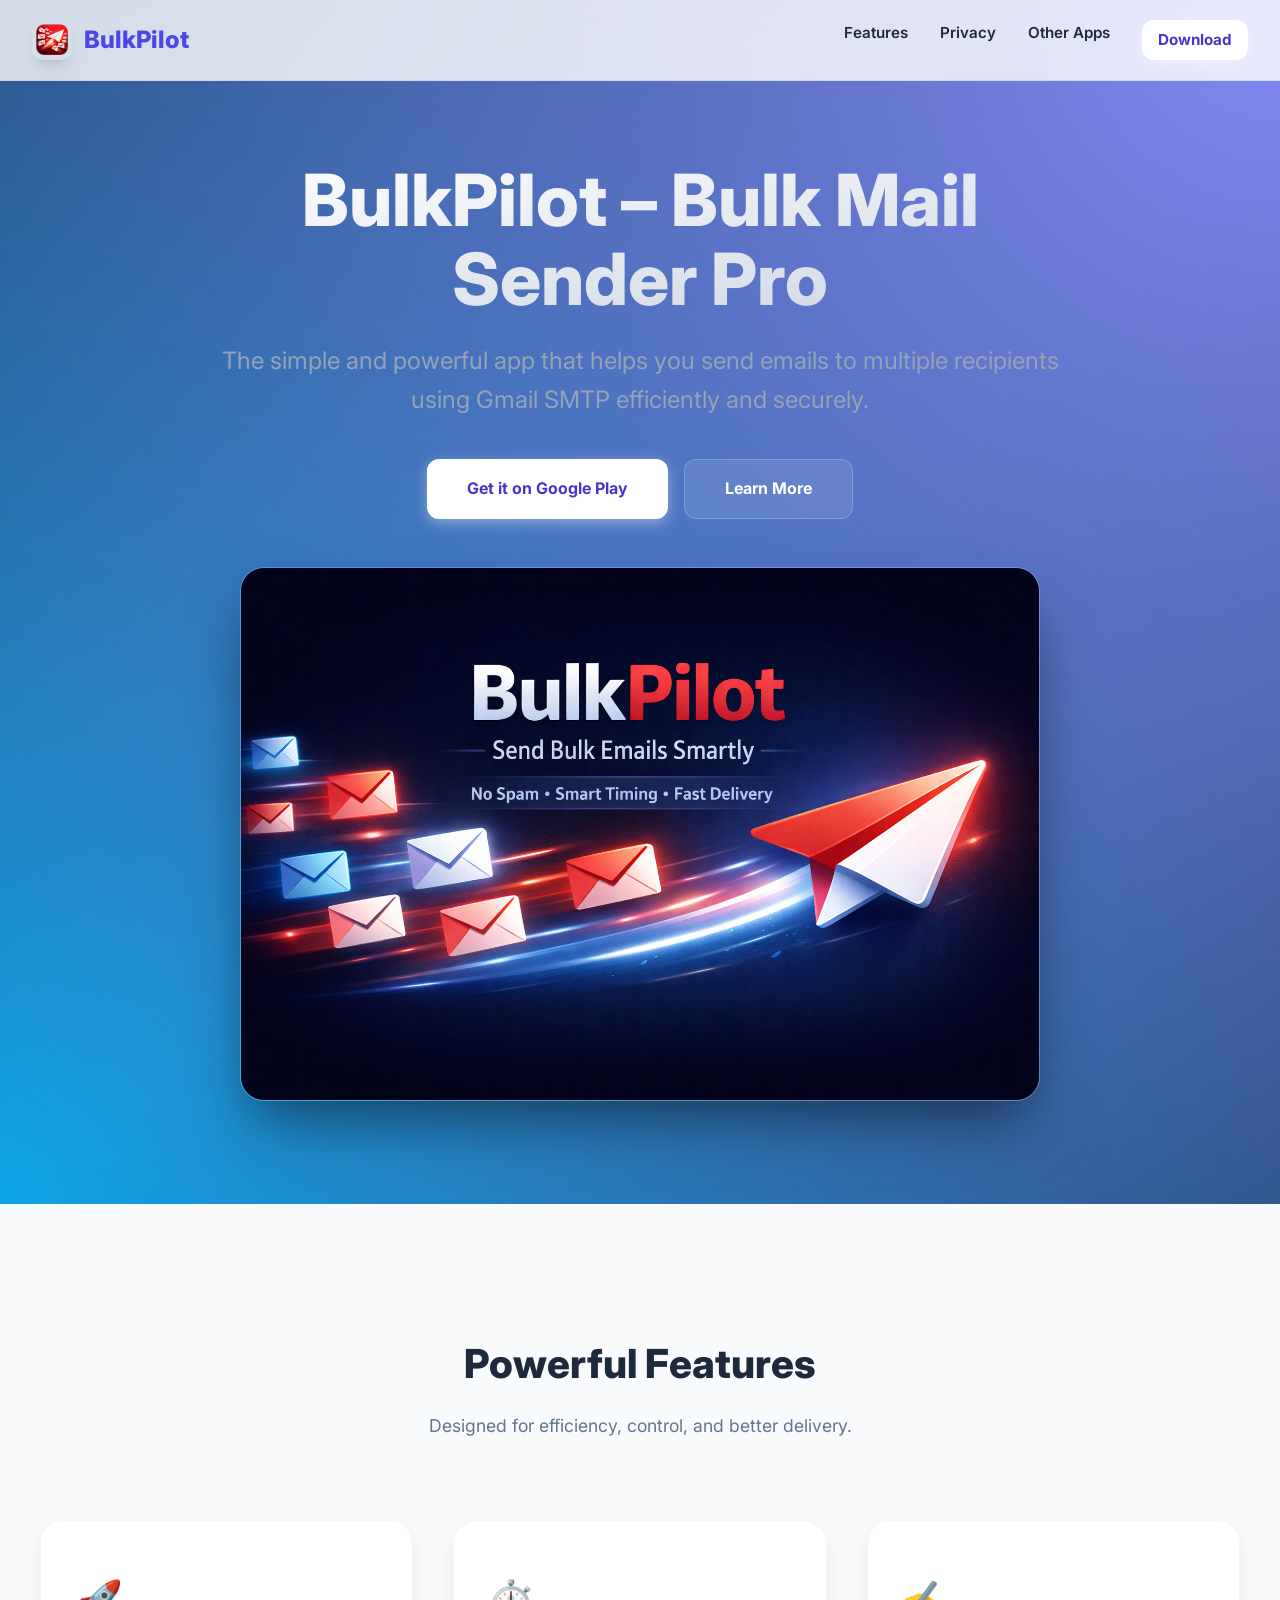
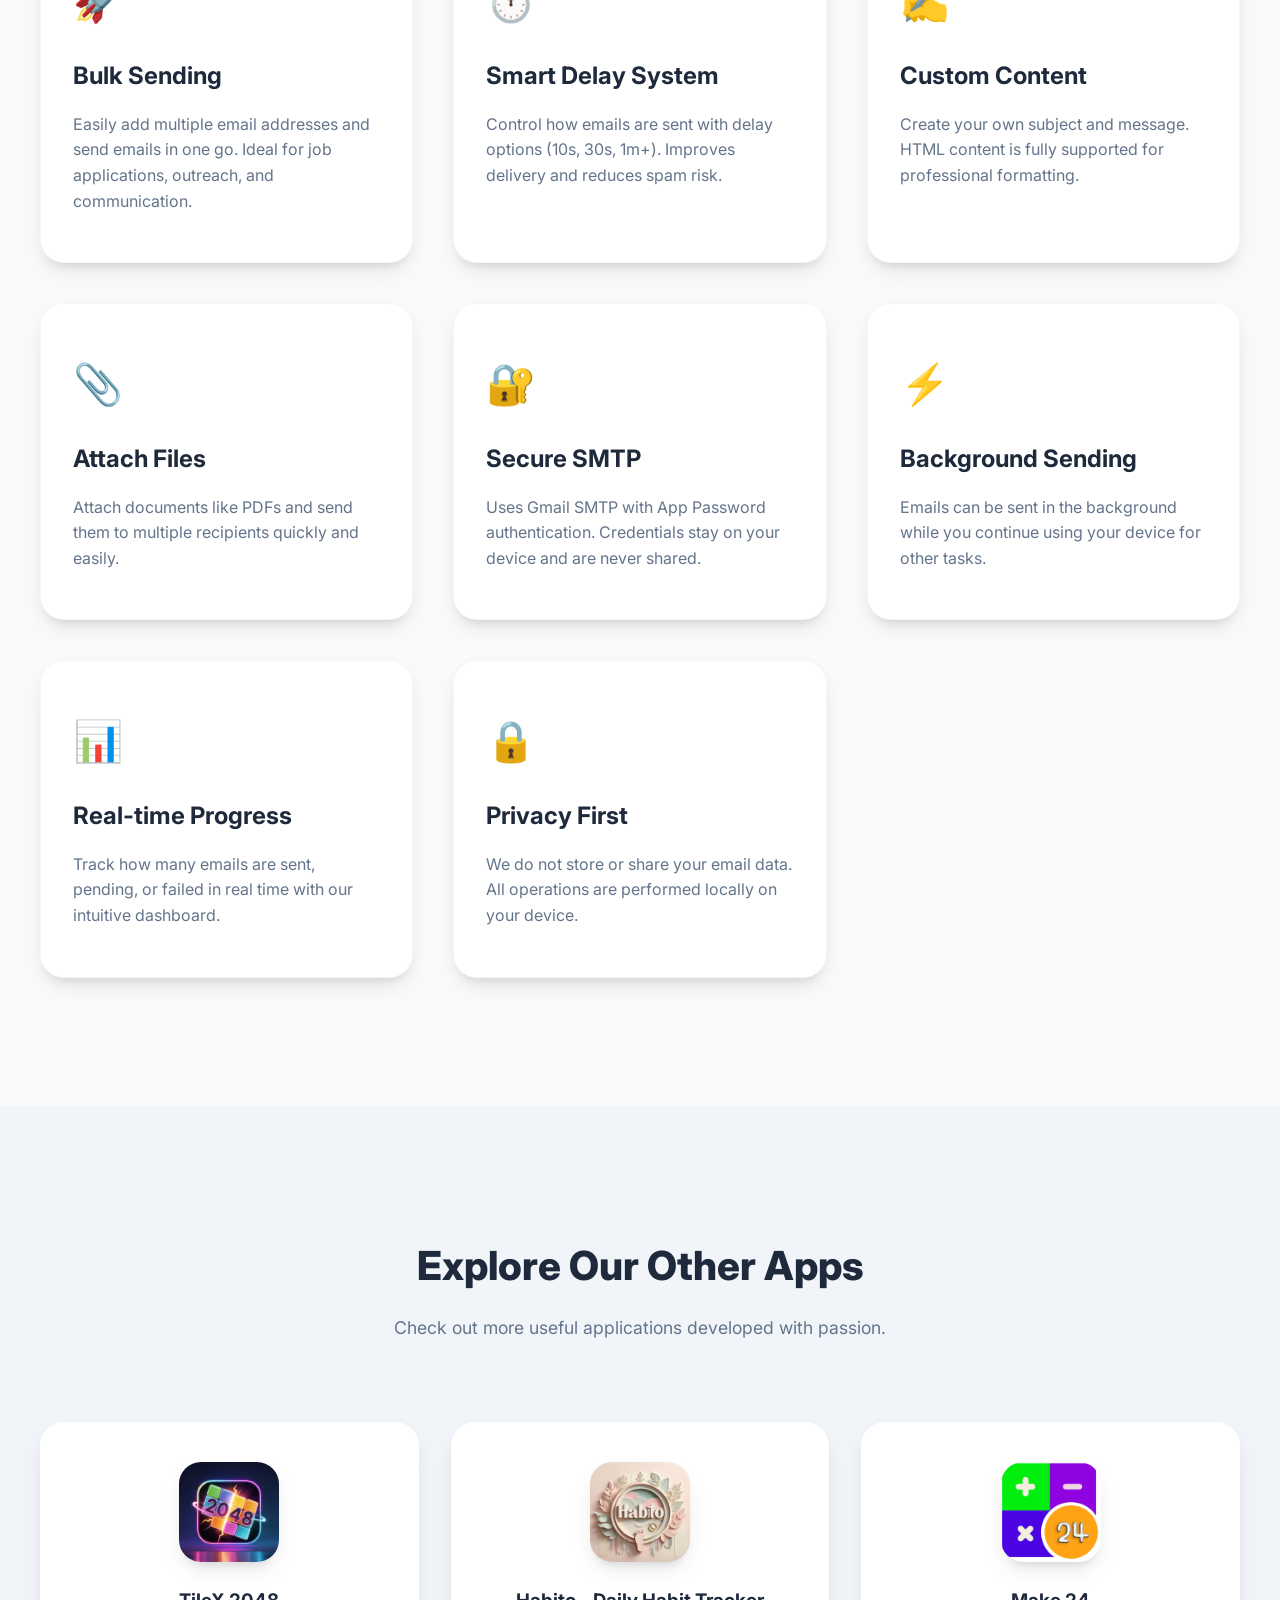
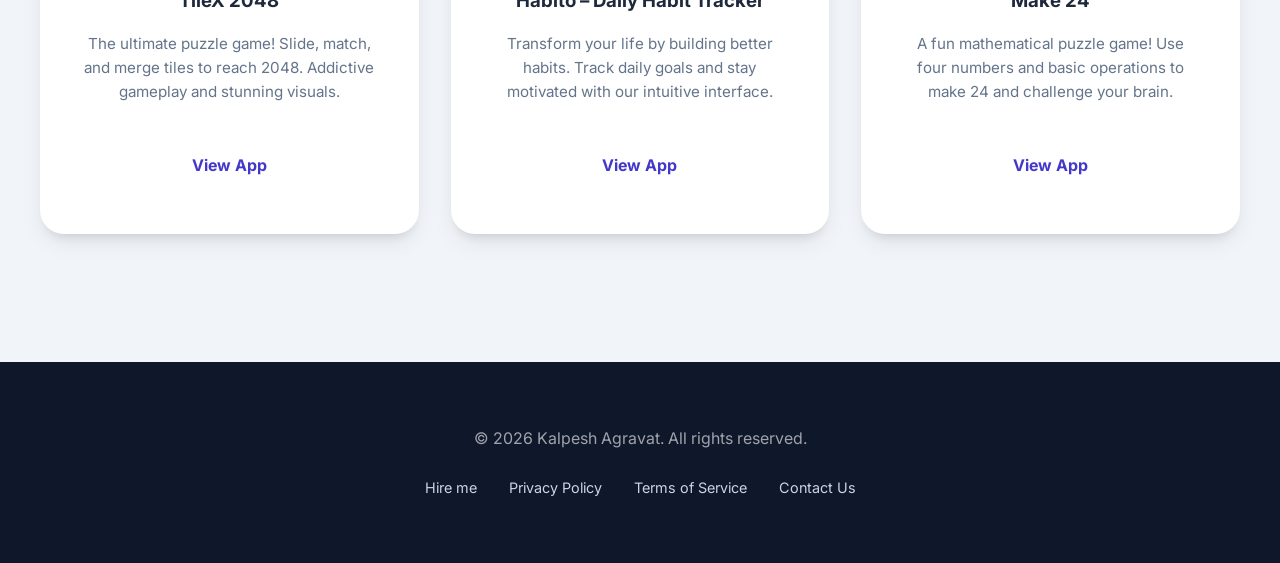
<file: index.html>
<!DOCTYPE html>
<html lang="en">

<head>
    <meta charset="UTF-8">
    <meta name="viewport" content="width=device-width, initial-scale=1.0">
    <meta name="description"
        content="BulkPilot - The powerful Bulk Mail Sender Pro. Send emails efficiently via Gmail SMTP with smart delay, background sending, and real-time tracking.">
    <meta name="keywords"
        content="BulkPilot, Bulk Mail Sender, SMTP, Email Marketing, Gmail SMTP, Email Delay, Background Emailing">
    <meta name="author" content="Kalpesh Agravat">
    <title>BulkPilot - Bulk Mail Sender Pro | Efficient & Secure Emailing</title>

    <!-- Open Graph -->
    <meta property="og:title" content="BulkPilot - Bulk Mail Sender Pro">
    <meta property="og:description"
        content="Send emails to multiple recipients securely and efficiently with BulkPilot. Smart delay, attachments support, and more.">
    <meta property="og:image" content="images/mutiple_email_sender.png">
    <meta property="og:type" content="website">

    <!-- Favicon -->
    <link rel="icon" type="image/png" href="images/pro_email_sender.png">

    <link rel="stylesheet" href="style.css">
</head>

<body>
    <!-- Navigation -->
    <nav>
        <a href="#" class="logo">
            <img src="images/pro_email_sender.png" alt="BulkPilot Icon">
            BulkPilot
        </a>
        <ul>
            <li><a href="#features">Features</a></li>
            <li><a href="privacy-bulkpilot.html">Privacy</a></li>
            <li><a href="#apps">Other Apps</a></li>
            <li><a href="https://play.google.com/store/apps/details?id=com.odinova.bulkemailsender" target="_blank"
                    rel="noopener noreferrer" class="btn btn-primary" style="padding: 0.5rem 1rem;">Download</a></li>
        </ul>
    </nav>

    <!-- Hero Section -->
    <section class="hero">
        <div class="hero-content">
            <h1>BulkPilot – Bulk Mail Sender Pro</h1>
            <p>The simple and powerful app that helps you send emails to multiple recipients using Gmail SMTP
                efficiently and securely.</p>
            <div class="cta-group">
                <a href="https://play.google.com/store/apps/details?id=com.odinova.bulkemailsender" target="_blank"
                    rel="noopener noreferrer" class="btn btn-primary">Get it on Google Play</a>
                <a href="#features" class="btn btn-secondary">Learn More</a>
            </div>
            <div class="hero-image">
                <img src="images/mutiple_email_sender.png" alt="BulkPilot Dashboard">
            </div>
        </div>
    </section>

    <!-- Features Section -->
    <section class="section" id="features">
        <div class="container">
            <div class="section-header">
                <h2>Powerful Features</h2>
                <p>Designed for efficiency, control, and better delivery.</p>
            </div>
            <div class="features-grid">
                <div class="feature-card">
                    <span class="icon">🚀</span>
                    <h3>Bulk Sending</h3>
                    <p>Easily add multiple email addresses and send emails in one go. Ideal for job applications,
                        outreach, and communication.</p>
                </div>
                <div class="feature-card">
                    <span class="icon">⏱️</span>
                    <h3>Smart Delay System</h3>
                    <p>Control how emails are sent with delay options (10s, 30s, 1m+). Improves delivery and reduces
                        spam risk.</p>
                </div>
                <div class="feature-card">
                    <span class="icon">✍️</span>
                    <h3>Custom Content</h3>
                    <p>Create your own subject and message. HTML content is fully supported for professional formatting.
                    </p>
                </div>
                <div class="feature-card">
                    <span class="icon">📎</span>
                    <h3>Attach Files</h3>
                    <p>Attach documents like PDFs and send them to multiple recipients quickly and easily.</p>
                </div>
                <div class="feature-card">
                    <span class="icon">🔐</span>
                    <h3>Secure SMTP</h3>
                    <p>Uses Gmail SMTP with App Password authentication. Credentials stay on your device and are never
                        shared.</p>
                </div>
                <div class="feature-card">
                    <span class="icon">⚡</span>
                    <h3>Background Sending</h3>
                    <p>Emails can be sent in the background while you continue using your device for other tasks.</p>
                </div>
                <div class="feature-card">
                    <span class="icon">📊</span>
                    <h3>Real-time Progress</h3>
                    <p>Track how many emails are sent, pending, or failed in real time with our intuitive dashboard.</p>
                </div>
                <div class="feature-card" id="privacy">
                    <span class="icon">🔒</span>
                    <h3>Privacy First</h3>
                    <p>We do not store or share your email data. All operations are performed locally on your device.
                    </p>
                </div>
            </div>
        </div>
    </section>

    <!-- Other Apps Section -->
    <section class="section other-apps" id="apps">
        <div class="container">
            <div class="section-header">
                <h2>Explore Our Other Apps</h2>
                <p>Check out more useful applications developed with passion.</p>
            </div>
            <div class="apps-grid">
                <!-- TileX 2048 -->
                <div class="app-card">
                    <div class="app-icon-container">
                        <img src="images/2028-tilex-app-icon.jpg" alt="TileX 2048 Icon">
                    </div>
                    <h3>TileX 2048</h3>
                    <p>The ultimate puzzle game! Slide, match, and merge tiles to reach 2048. Addictive gameplay and
                        stunning visuals.</p>
                    <a href="https://play.google.com/store/apps/details?id=com.odinovo.puzzlerivals"
                        target="_blank" rel="noopener noreferrer" class="btn btn-primary">View App</a>
                </div>

                <!-- Habito -->
                <div class="app-card">
                    <div class="app-icon-container">
                        <img src="images/habito.webp" alt="Habito Icon">
                    </div>
                    <h3>Habito – Daily Habit Tracker</h3>
                    <p>Transform your life by building better habits. Track daily goals and stay motivated with our
                        intuitive interface.</p>
                    <a href="https://play.google.com/store/apps/details?id=com.odinovo.habito&hl=en_IN" target="_blank"
                        rel="noopener noreferrer" class="btn btn-primary">View App</a>
                </div>

                <!-- Make 24 -->
                <div class="app-card">
                    <div class="app-icon-container">
                        <img src="images/make24.webp" alt="Make 24 Icon">
                    </div>
                    <h3>Make 24</h3>
                    <p>A fun mathematical puzzle game! Use four numbers and basic operations to make 24 and challenge
                        your brain.</p>
                    <a href="https://play.google.com/store/apps/details?id=com.andy.make24&hl=en_IN" target="_blank"
                        rel="noopener noreferrer" class="btn btn-primary">View App</a>
                </div>
            </div>
        </div>
    </section>

    <!-- Footer -->
    <footer>
        <div class="container">
            <p>&copy; 2026 Kalpesh Agravat. All rights reserved.</p>
            <div class="footer-links">
                <a href="https://kalpeshagravat.github.io/.github.io/" target="_blank" rel="noopener noreferrer">Hire me</a>
                <a href="privacy-bulkpilot.html">Privacy Policy</a>
                <a href="terms.html">Terms of Service</a>
                <a href="contact.html">Contact Us</a>
            </div>
        </div>
    </footer>

    <!-- Schema Markup -->
    <script type="application/ld+json">
    {
        "@context": "https://schema.org",
        "@type": "SoftwareApplication",
        "name": "BulkPilot",
        "description": "Bulk Mail Sender Pro for Android",
        "applicationCategory": "BusinessApplication",
        "operatingSystem": "Android",
        "url": "https://bulkpilot.github.io/",
        "author": {
            "@type": "Person",
            "name": "Kalpesh Agravat"
        }
    }
    </script>
</body>

</html>
</file>
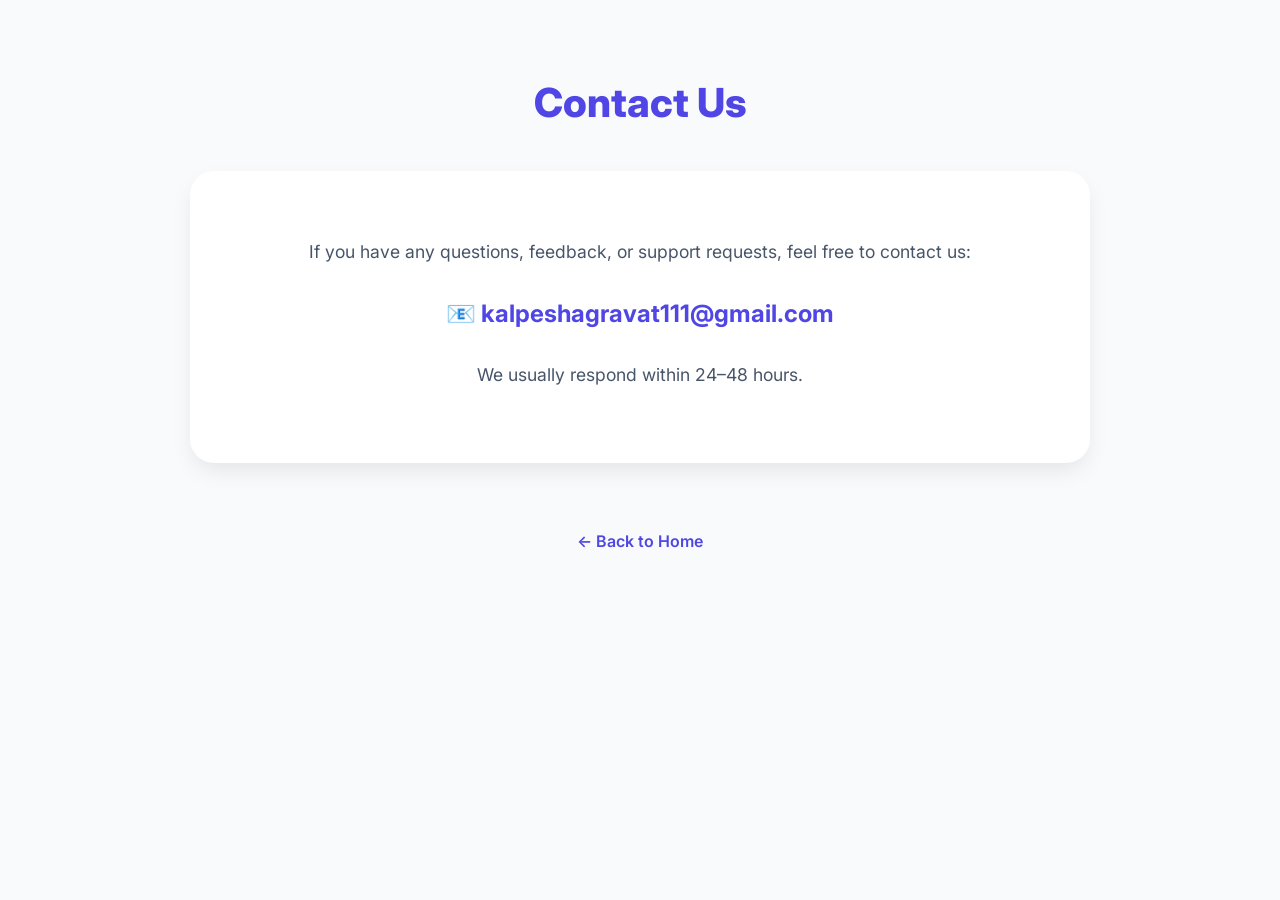
<file: contact.html>
<!DOCTYPE html>
<html lang="en">
<head>
    <meta charset="UTF-8">
    <meta name="viewport" content="width=device-width, initial-scale=1.0">
    <title>Contact Us - BulkPilot</title>
    <style>
        @import url('https://fonts.googleapis.com/css2?family=Inter:wght@400;600;700&display=swap');
        body {
            max-width: 900px;
            margin: auto;
            font-family: 'Inter', sans-serif;
            line-height: 1.8;
            padding: 40px 20px;
            color: #1e293b;
            background-color: #f8fafc;
            text-align: center;
        }
        h1 {
            font-size: 2.5rem;
            font-weight: 800;
            color: #4f46e5;
            margin-bottom: 2rem;
        }
        .contact-card {
            background: white;
            padding: 3rem;
            border-radius: 24px;
            box-shadow: 0 10px 25px -5px rgba(0, 0, 0, 0.1);
            margin-top: 2rem;
        }
        p {
            font-size: 1.1rem;
            margin-bottom: 1.5rem;
            color: #475569;
        }
        .email-link {
            font-size: 1.5rem;
            font-weight: 700;
            color: #4f46e5;
            text-decoration: none;
            display: block;
            margin: 1.5rem 0;
        }
        .email-link:hover {
            text-decoration: underline;
        }
        .back-home {
            display: block;
            margin-top: 4rem;
            color: #4f46e5;
            text-decoration: none;
            font-weight: 600;
        }
    </style>
</head>
<body>

    <h1>Contact Us</h1>
    
    <div class="contact-card">
        <p>If you have any questions, feedback, or support requests, feel free to contact us:</p>
        
        <a href="mailto:kalpeshagravat111@gmail.com" class="email-link">📧 kalpeshagravat111@gmail.com</a>
        
        <p>We usually respond within 24–48 hours.</p>
    </div>

    <a href="index.html" class="back-home">← Back to Home</a>

</body>
</html>
</file>
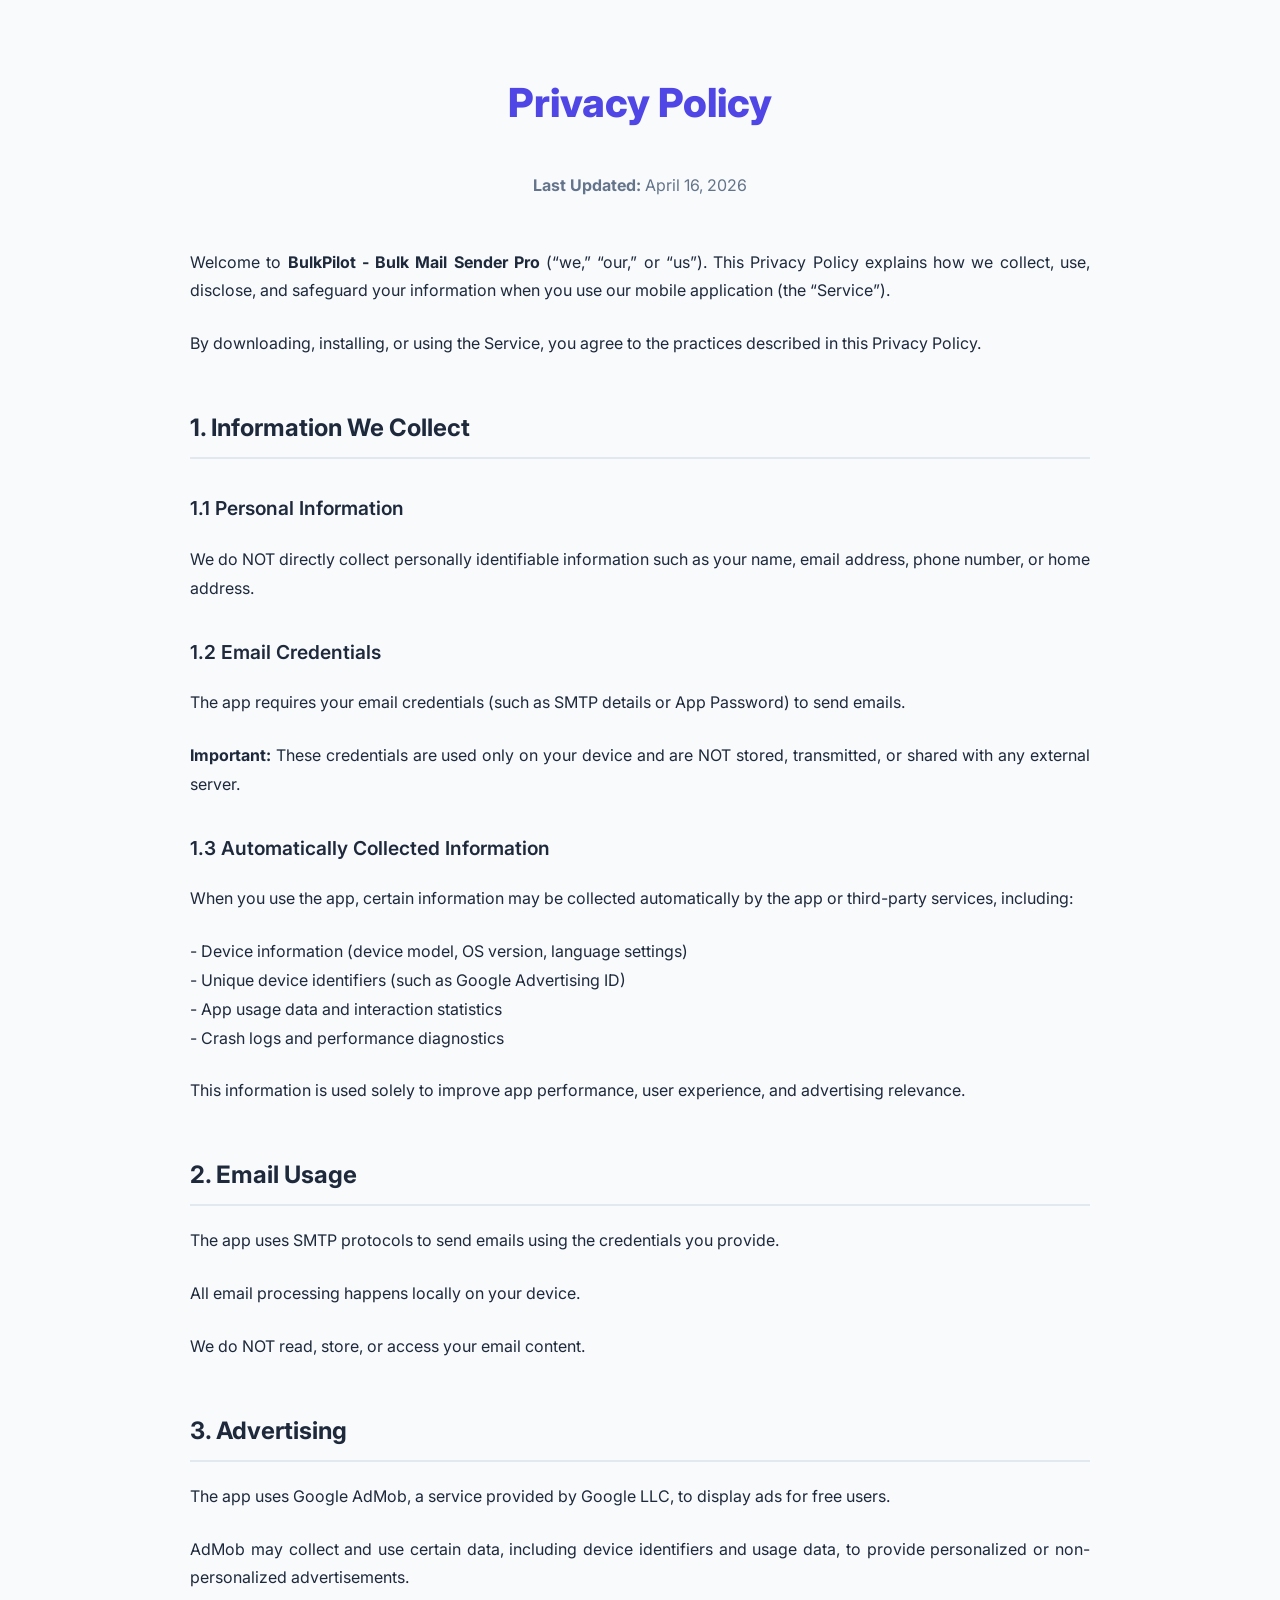
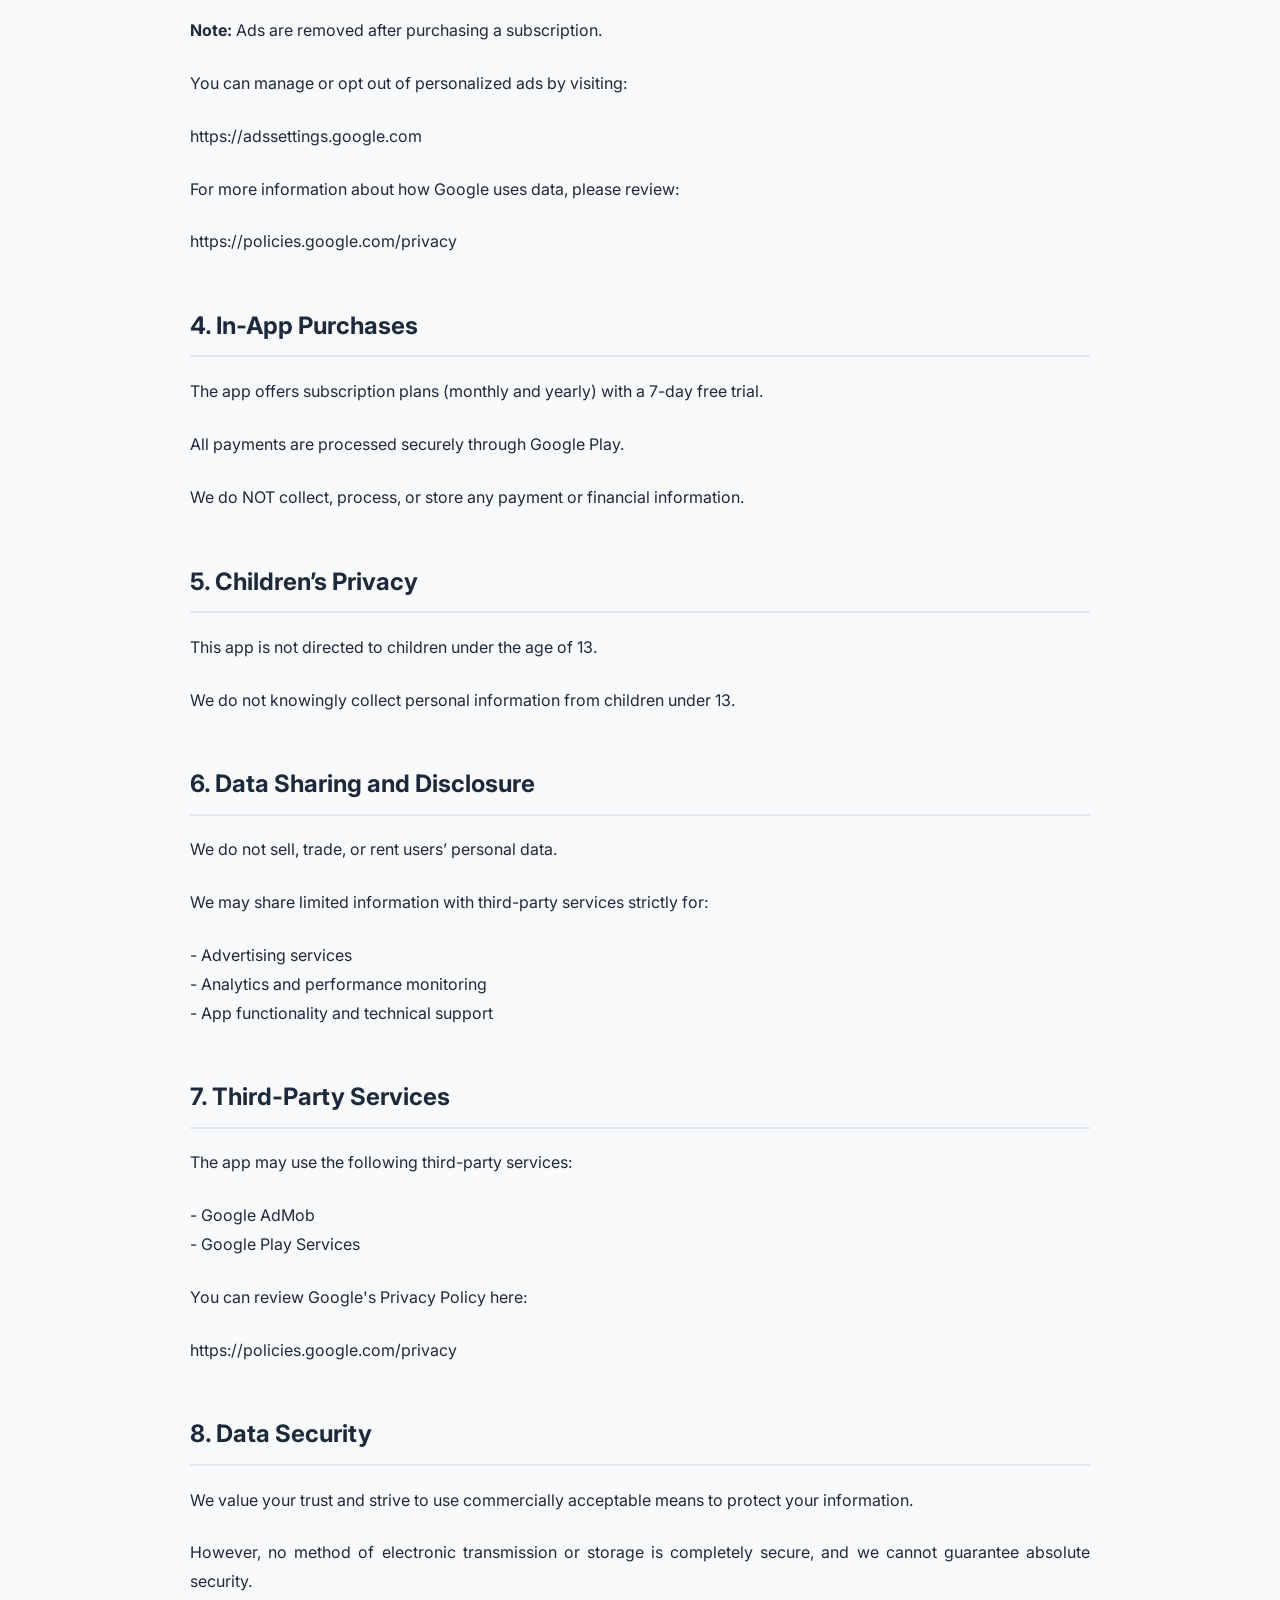
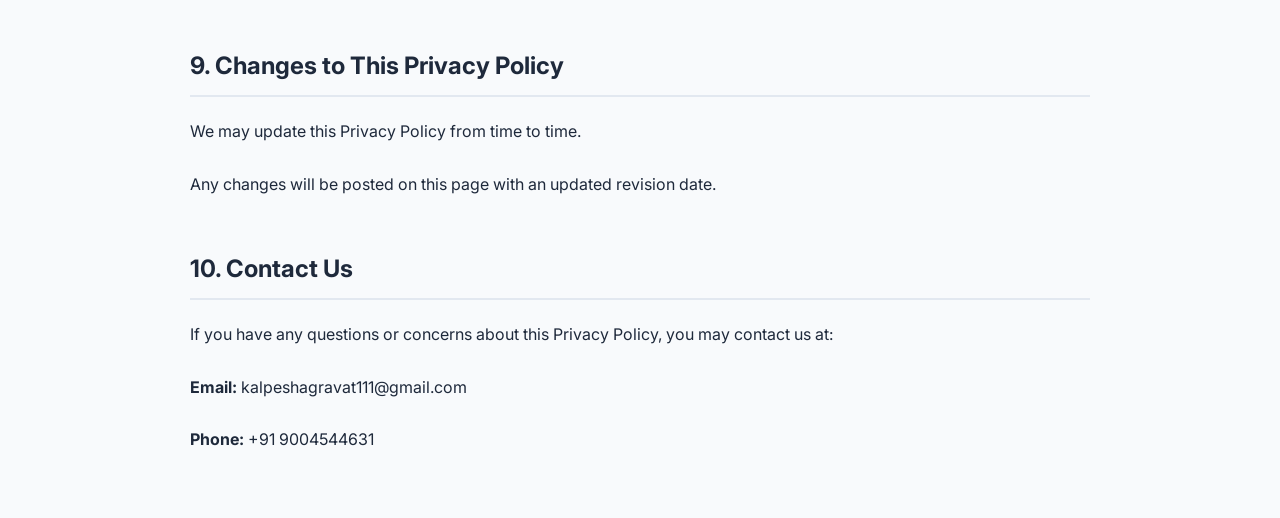
<file: privacy-bulkpilot.html>
<!DOCTYPE html>
<html>
<head>
  <title>Privacy Policy - BulkPilot</title>
  <style>
    @import url('https://fonts.googleapis.com/css2?family=Inter:wght@400;600;700&display=swap');
    body {
      max-width: 900px;
      margin: auto;
      font-family: 'Inter', sans-serif;
      line-height: 1.8;
      padding: 40px 20px;
      color: #1e293b;
      background-color: #f8fafc;
    }
    h1 {
      font-size: 2.5rem;
      font-weight: 800;
      color: #4f46e5;
      text-align: center;
      margin-bottom: 2rem;
    }
    h2 {
      font-size: 1.5rem;
      font-weight: 700;
      margin-top: 3rem;
      border-bottom: 2px solid #e2e8f0;
      padding-bottom: 0.5rem;
    }
    h3 {
      font-size: 1.2rem;
      font-weight: 600;
      margin-top: 2rem;
    }
    p {
      text-align: justify;
      margin-bottom: 1.5rem;
    }
    .last-updated {
      text-align: center;
      color: #64748b;
      margin-bottom: 3rem;
    }
  </style>
</head>

<body>

<h1>Privacy Policy</h1>
<p class="last-updated"><strong>Last Updated:</strong> April 16, 2026</p>

<p>Welcome to <strong>BulkPilot - Bulk Mail Sender Pro</strong> (“we,” “our,” or “us”). This Privacy Policy explains how we collect, use, disclose, and safeguard your information when you use our mobile application (the “Service”).</p>

<p>By downloading, installing, or using the Service, you agree to the practices described in this Privacy Policy.</p>

<h2>1. Information We Collect</h2>

<h3>1.1 Personal Information</h3>
<p>We do NOT directly collect personally identifiable information such as your name, email address, phone number, or home address.</p>

<h3>1.2 Email Credentials</h3>
<p>The app requires your email credentials (such as SMTP details or App Password) to send emails.</p>
<p><strong>Important:</strong> These credentials are used only on your device and are NOT stored, transmitted, or shared with any external server.</p>

<h3>1.3 Automatically Collected Information</h3>
<p>When you use the app, certain information may be collected automatically by the app or third-party services, including:</p>

<p>
- Device information (device model, OS version, language settings)<br>
- Unique device identifiers (such as Google Advertising ID)<br>
- App usage data and interaction statistics<br>
- Crash logs and performance diagnostics
</p>

<p>This information is used solely to improve app performance, user experience, and advertising relevance.</p>

<h2>2. Email Usage</h2>
<p>The app uses SMTP protocols to send emails using the credentials you provide.</p>
<p>All email processing happens locally on your device.</p>
<p>We do NOT read, store, or access your email content.</p>

<h2>3. Advertising</h2>
<p>The app uses Google AdMob, a service provided by Google LLC, to display ads for free users.</p>

<p>AdMob may collect and use certain data, including device identifiers and usage data, to provide personalized or non-personalized advertisements.</p>

<p><strong>Note:</strong> Ads are removed after purchasing a subscription.</p>

<p>You can manage or opt out of personalized ads by visiting:</p>
<p>https://adssettings.google.com</p>

<p>For more information about how Google uses data, please review:</p>
<p>https://policies.google.com/privacy</p>

<h2>4. In-App Purchases</h2>
<p>The app offers subscription plans (monthly and yearly) with a 7-day free trial.</p>

<p>All payments are processed securely through Google Play.</p>
<p>We do NOT collect, process, or store any payment or financial information.</p>

<h2>5. Children’s Privacy</h2>
<p>This app is not directed to children under the age of 13.</p>

<p>We do not knowingly collect personal information from children under 13.</p>

<h2>6. Data Sharing and Disclosure</h2>
<p>We do not sell, trade, or rent users’ personal data.</p>

<p>We may share limited information with third-party services strictly for:</p>

<p>
- Advertising services<br>
- Analytics and performance monitoring<br>
- App functionality and technical support
</p>

<h2>7. Third-Party Services</h2>
<p>The app may use the following third-party services:</p>

<p>
- Google AdMob<br>
- Google Play Services
</p>

<p>You can review Google's Privacy Policy here:</p>
<p>https://policies.google.com/privacy</p>

<h2>8. Data Security</h2>
<p>We value your trust and strive to use commercially acceptable means to protect your information.</p>
<p>However, no method of electronic transmission or storage is completely secure, and we cannot guarantee absolute security.</p>

<h2>9. Changes to This Privacy Policy</h2>
<p>We may update this Privacy Policy from time to time.</p>
<p>Any changes will be posted on this page with an updated revision date.</p>

<h2>10. Contact Us</h2>
<p>If you have any questions or concerns about this Privacy Policy, you may contact us at:</p>

<p><strong>Email:</strong> kalpeshagravat111@gmail.com</p>
  <p><strong>Phone:</strong> +91 9004544631</p>

</body>
</html>
</file>
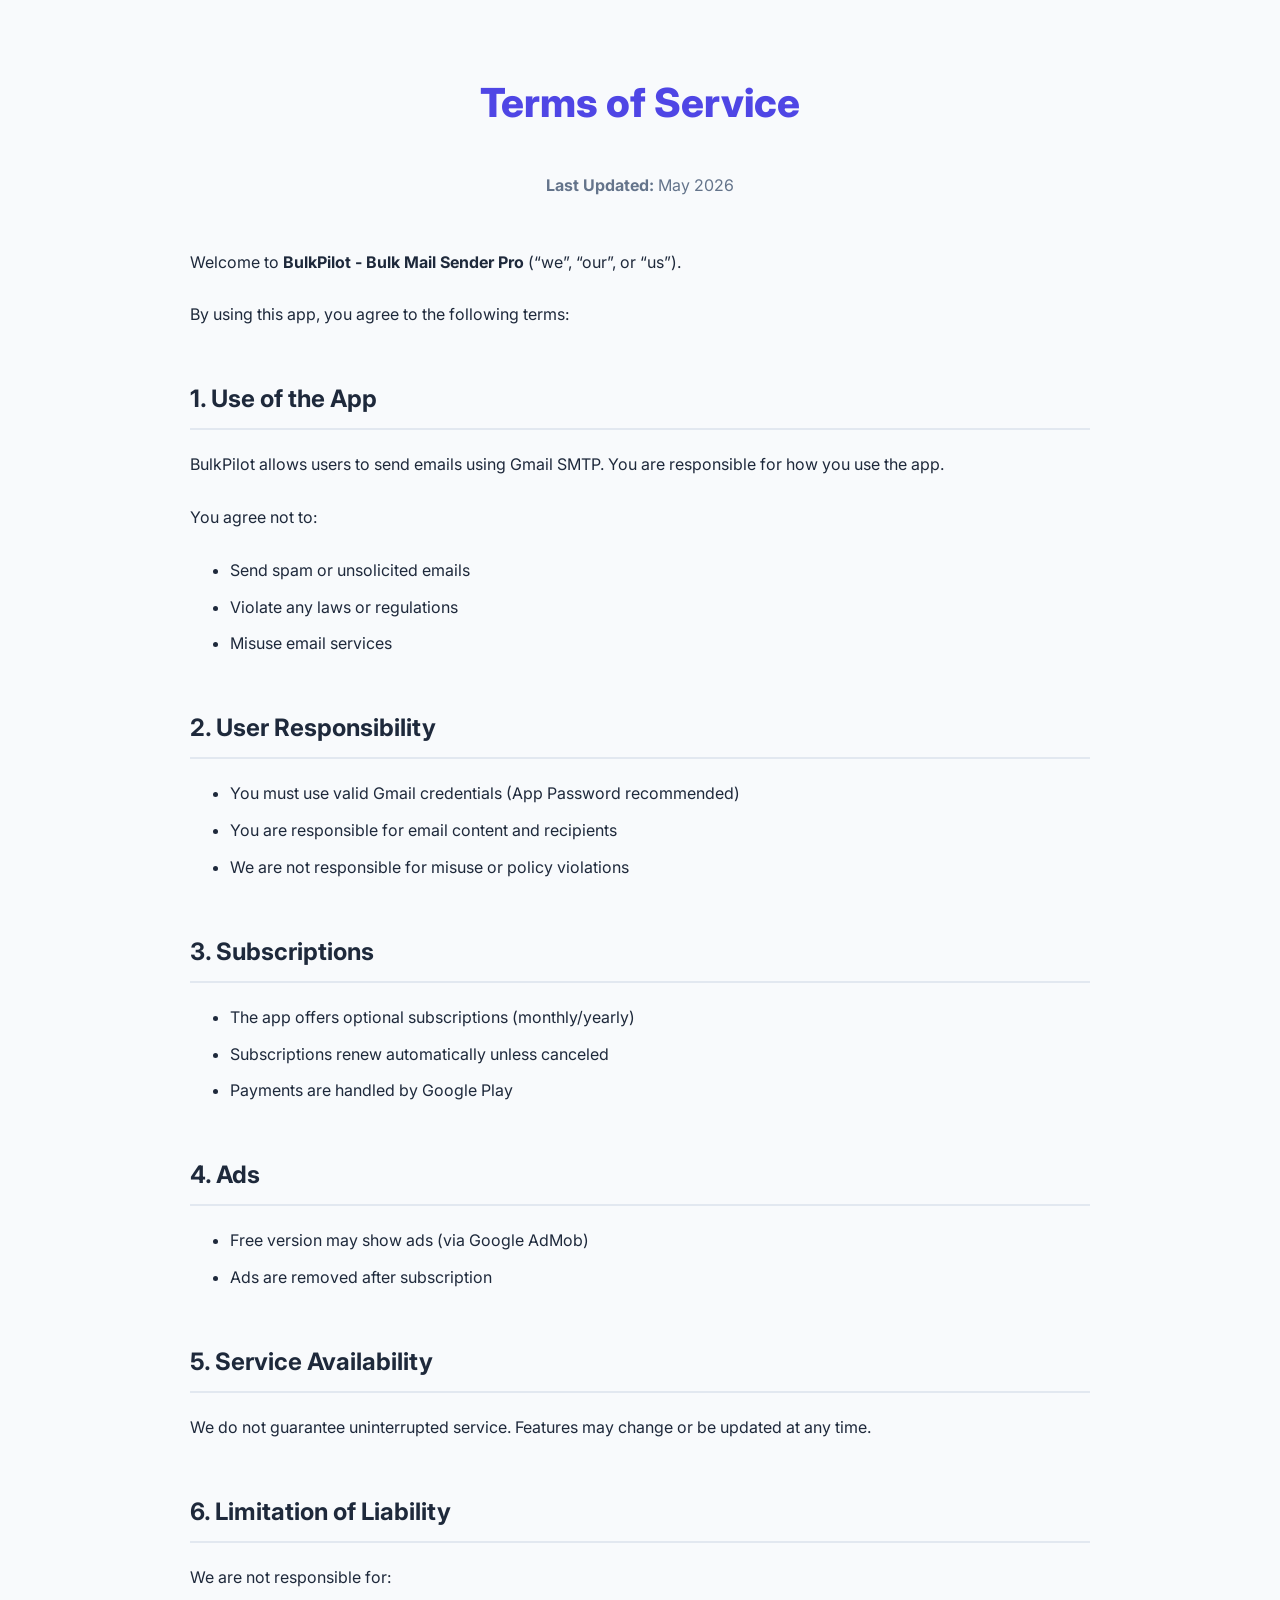
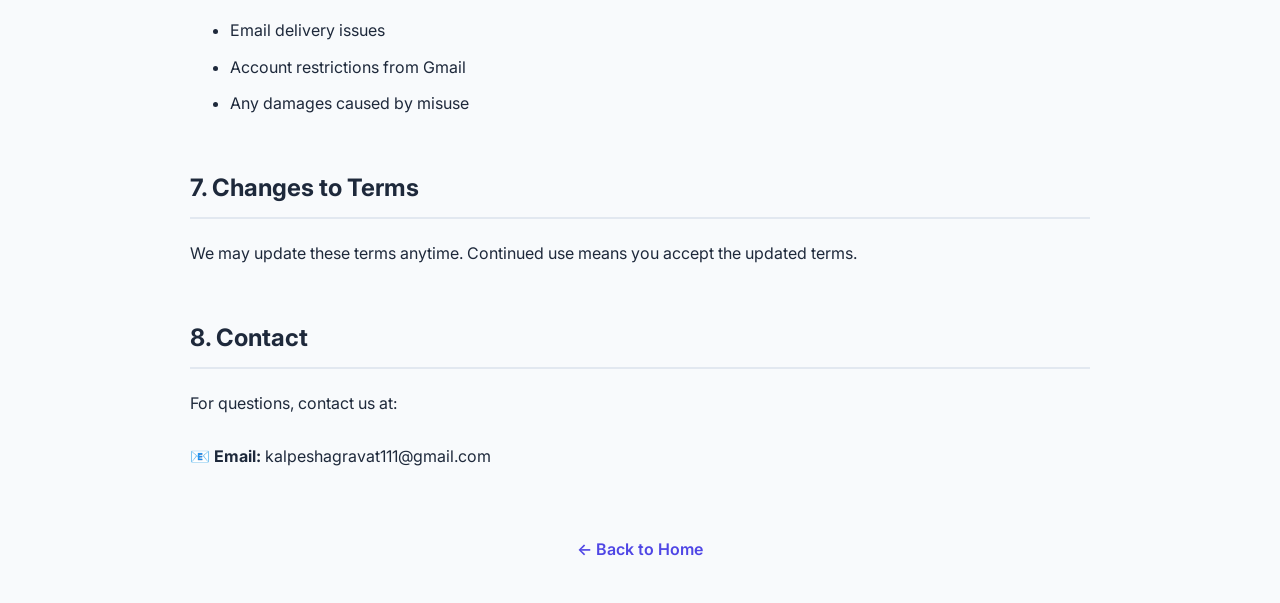
<file: terms.html>
<!DOCTYPE html>
<html lang="en">
<head>
    <meta charset="UTF-8">
    <meta name="viewport" content="width=device-width, initial-scale=1.0">
    <title>Terms of Service - BulkPilot</title>
    <style>
        @import url('https://fonts.googleapis.com/css2?family=Inter:wght@400;600;700&display=swap');
        body {
            max-width: 900px;
            margin: auto;
            font-family: 'Inter', sans-serif;
            line-height: 1.8;
            padding: 40px 20px;
            color: #1e293b;
            background-color: #f8fafc;
        }
        h1 {
            font-size: 2.5rem;
            font-weight: 800;
            color: #4f46e5;
            text-align: center;
            margin-bottom: 2rem;
        }
        h2 {
            font-size: 1.5rem;
            font-weight: 700;
            margin-top: 3rem;
            border-bottom: 2px solid #e2e8f0;
            padding-bottom: 0.5rem;
        }
        p {
            text-align: justify;
            margin-bottom: 1.5rem;
        }
        .last-updated {
            text-align: center;
            color: #64748b;
            margin-bottom: 3rem;
        }
        ul {
            margin-bottom: 1.5rem;
        }
        li {
            margin-bottom: 0.5rem;
        }
        .back-home {
            display: block;
            text-align: center;
            margin-top: 4rem;
            color: #4f46e5;
            text-decoration: none;
            font-weight: 600;
        }
    </style>
</head>
<body>

    <h1>Terms of Service</h1>
    <p class="last-updated"><strong>Last Updated:</strong> May 2026</p>

    <p>Welcome to <strong>BulkPilot - Bulk Mail Sender Pro</strong> (“we”, “our”, or “us”).</p>
    <p>By using this app, you agree to the following terms:</p>

    <h2>1. Use of the App</h2>
    <p>BulkPilot allows users to send emails using Gmail SMTP. You are responsible for how you use the app.</p>
    <p>You agree not to:</p>
    <ul>
        <li>Send spam or unsolicited emails</li>
        <li>Violate any laws or regulations</li>
        <li>Misuse email services</li>
    </ul>

    <h2>2. User Responsibility</h2>
    <ul>
        <li>You must use valid Gmail credentials (App Password recommended)</li>
        <li>You are responsible for email content and recipients</li>
        <li>We are not responsible for misuse or policy violations</li>
    </ul>

    <h2>3. Subscriptions</h2>
    <ul>
        <li>The app offers optional subscriptions (monthly/yearly)</li>
        <li>Subscriptions renew automatically unless canceled</li>
        <li>Payments are handled by Google Play</li>
    </ul>

    <h2>4. Ads</h2>
    <ul>
        <li>Free version may show ads (via Google AdMob)</li>
        <li>Ads are removed after subscription</li>
    </ul>

    <h2>5. Service Availability</h2>
    <p>We do not guarantee uninterrupted service. Features may change or be updated at any time.</p>

    <h2>6. Limitation of Liability</h2>
    <p>We are not responsible for:</p>
    <ul>
        <li>Email delivery issues</li>
        <li>Account restrictions from Gmail</li>
        <li>Any damages caused by misuse</li>
    </ul>

    <h2>7. Changes to Terms</h2>
    <p>We may update these terms anytime. Continued use means you accept the updated terms.</p>

    <h2>8. Contact</h2>
    <p>For questions, contact us at:</p>
    <p>📧 <strong>Email:</strong> kalpeshagravat111@gmail.com</p>

    <a href="index.html" class="back-home">← Back to Home</a>

</body>
</html>
</file>
<file: style.css>
@import url('https://fonts.googleapis.com/css2?family=Inter:wght@300;400;600;700;800&display=swap');

:root {
    --primary: #4f46e5;
    --primary-dark: #4338ca;
    --primary-light: #818cf8;
    --secondary: #0ea5e9;
    --accent: #f43f5e;
    --bg-dark: #0f172a;
    --bg-light: #f8fafc;
    --text-main: #1e293b;
    --text-muted: #64748b;
    --white: #ffffff;
    --glass: rgba(255, 255, 255, 0.1);
    --glass-border: rgba(255, 255, 255, 0.2);
    --shadow: 0 10px 25px -5px rgba(0, 0, 0, 0.1), 0 8px 10px -6px rgba(0, 0, 0, 0.1);
    --shadow-lg: 0 20px 25px -5px rgba(0, 0, 0, 0.1), 0 10px 10px -5px rgba(0, 0, 0, 0.04);
}

* {
    margin: 0;
    padding: 0;
    box-sizing: border-box;
}

body {
    font-family: 'Inter', sans-serif;
    color: var(--text-main);
    line-height: 1.6;
    background-color: var(--bg-light);
    overflow-x: hidden;
}

/* Navigation */
nav {
    position: fixed;
    top: 0;
    width: 100%;
    z-index: 1000;
    padding: 1.25rem 2rem;
    background: rgba(255, 255, 255, 0.8);
    backdrop-filter: blur(12px);
    border-bottom: 1px solid rgba(0, 0, 0, 0.05);
    display: flex;
    justify-content: space-between;
    align-items: center;
    transition: all 0.3s ease;
}

.logo {
    display: flex;
    align-items: center;
    gap: 0.75rem;
    font-weight: 800;
    font-size: 1.5rem;
    color: var(--primary);
    text-decoration: none;
}

.logo img {
    width: 40px;
    height: 40px;
    border-radius: 10px;
    box-shadow: var(--shadow);
}

nav ul {
    list-style: none;
    display: flex;
    gap: 2rem;
}

nav a {
    text-decoration: none;
    color: var(--text-main);
    font-weight: 600;
    font-size: 0.95rem;
    transition: color 0.3s ease;
}

nav a:hover {
    color: var(--primary);
}

/* Hero Section */
.hero {
    position: relative;
    padding: 10rem 2rem 6rem;
    background: radial-gradient(circle at top right, var(--primary-light), transparent),
                radial-gradient(circle at bottom left, var(--secondary), transparent),
                var(--bg-dark);
    color: var(--white);
    text-align: center;
    min-height: 90vh;
    display: flex;
    flex-direction: column;
    justify-content: center;
    align-items: center;
    overflow: hidden;
}

.hero::before {
    content: '';
    position: absolute;
    top: 0;
    left: 0;
    right: 0;
    bottom: 0;
    background: url('https://www.transparenttextures.com/patterns/cubes.png');
    opacity: 0.1;
}

.hero-content {
    position: relative;
    z-index: 1;
    max-width: 900px;
}

.hero h1 {
    font-size: clamp(2.5rem, 8vw, 4.5rem);
    font-weight: 800;
    line-height: 1.1;
    margin-bottom: 1.5rem;
    background: linear-gradient(to bottom right, #fff, #cbd5e1);
    -webkit-background-clip: text;
    -webkit-text-fill-color: transparent;
    animation: fadeInUp 0.8s ease-out;
}

.hero p {
    font-size: clamp(1.1rem, 3vw, 1.5rem);
    color: #94a3b8;
    margin-bottom: 2.5rem;
    animation: fadeInUp 0.8s ease-out 0.2s backwards;
}

.hero-image {
    margin-top: 3rem;
    animation: zoomIn 1s ease-out 0.4s backwards;
}

.hero-image img {
    width: 100%;
    max-width: 800px;
    border-radius: 24px;
    box-shadow: 0 30px 60px -12px rgba(0,0,0,0.5);
    border: 1px solid var(--glass-border);
}

.cta-group {
    display: flex;
    gap: 1rem;
    justify-content: center;
    flex-wrap: wrap;
    animation: fadeInUp 0.8s ease-out 0.3s backwards;
}

.btn {
    display: inline-flex;
    align-items: center;
    padding: 1rem 2.5rem;
    border-radius: 12px;
    font-weight: 700;
    text-decoration: none;
    transition: all 0.3s cubic-bezier(0.4, 0, 0.2, 1);
    cursor: pointer;
}

.btn-primary {
    background: var(--white);
    color: var(--primary-dark);
    box-shadow: 0 4px 14px 0 rgba(255,255,255,0.39);
}

.btn-primary:hover {
    transform: translateY(-2px);
    box-shadow: 0 6px 20px rgba(255,255,255,0.5);
}

.btn-secondary {
    background: var(--glass);
    color: var(--white);
    border: 1px solid var(--glass-border);
    backdrop-filter: blur(4px);
}

.btn-secondary:hover {
    background: rgba(255,255,255,0.2);
    transform: translateY(-2px);
}

/* Features Section */
.section {
    padding: 8rem 2rem;
}

.container {
    max-width: 1200px;
    margin: 0 auto;
}

.section-header {
    text-align: center;
    margin-bottom: 5rem;
}

.section-header h2 {
    font-size: 2.5rem;
    font-weight: 800;
    color: var(--text-main);
    margin-bottom: 1rem;
}

.section-header p {
    color: var(--text-muted);
    font-size: 1.1rem;
    max-width: 600px;
    margin: 0 auto;
}

.features-grid {
    display: grid;
    grid-template-columns: repeat(auto-fit, minmax(300px, 1fr));
    gap: 2.5rem;
}

.feature-card {
    background: var(--white);
    padding: 3rem 2rem;
    border-radius: 24px;
    box-shadow: var(--shadow);
    transition: all 0.4s ease;
    border: 1px solid rgba(0,0,0,0.03);
    position: relative;
    overflow: hidden;
}

.feature-card:hover {
    transform: translateY(-10px);
    box-shadow: var(--shadow-lg);
}

.feature-card .icon {
    font-size: 2.5rem;
    margin-bottom: 1.5rem;
    display: inline-block;
}

.feature-card h3 {
    font-size: 1.5rem;
    font-weight: 700;
    margin-bottom: 1rem;
}

.feature-card p {
    color: var(--text-muted);
}

/* Other Apps */
.other-apps {
    background: #f1f5f9;
}

.apps-grid {
    display: grid;
    grid-template-columns: repeat(auto-fit, minmax(350px, 1fr));
    gap: 2rem;
}

.app-card {
    background: var(--white);
    border-radius: 24px;
    padding: 2.5rem;
    display: flex;
    flex-direction: column;
    align-items: center;
    text-align: center;
    box-shadow: var(--shadow);
    transition: all 0.3s ease;
}

.app-card:hover {
    transform: translateY(-5px);
}

.app-icon-container {
    width: 100px;
    height: 100px;
    border-radius: 22px;
    overflow: hidden;
    margin-bottom: 1.5rem;
    box-shadow: var(--shadow);
}

.app-icon-container img {
    width: 100%;
    height: 100%;
    object-fit: cover;
}

.app-card h3 {
    margin-bottom: 1rem;
}

.app-card p {
    color: var(--text-muted);
    margin-bottom: 2rem;
    font-size: 0.95rem;
}

/* Footer */
footer {
    background: var(--bg-dark);
    color: var(--white);
    padding: 4rem 2rem;
    text-align: center;
}

footer p {
    opacity: 0.6;
    margin-bottom: 1.5rem;
}

.footer-links {
    display: flex;
    justify-content: center;
    gap: 2rem;
}

.footer-links a {
    color: #cbd5e1;
    text-decoration: none;
    font-size: 0.9rem;
    transition: color 0.3s ease;
}

.footer-links a:hover {
    color: var(--white);
}

/* Animations */
@keyframes fadeInUp {
    from {
        opacity: 0;
        transform: translateY(20px);
    }
    to {
        opacity: 1;
        transform: translateY(0);
    }
}

@keyframes zoomIn {
    from {
        opacity: 0;
        transform: scale(0.95);
    }
    to {
        opacity: 1;
        transform: scale(1);
    }
}

/* Responsive */
@media (max-width: 768px) {
    nav {
        padding: 1rem;
    }
    nav ul {
        display: none;
    }
    .section {
        padding: 4rem 1rem;
    }
    .hero {
        padding-top: 8rem;
    }
}
</file>
